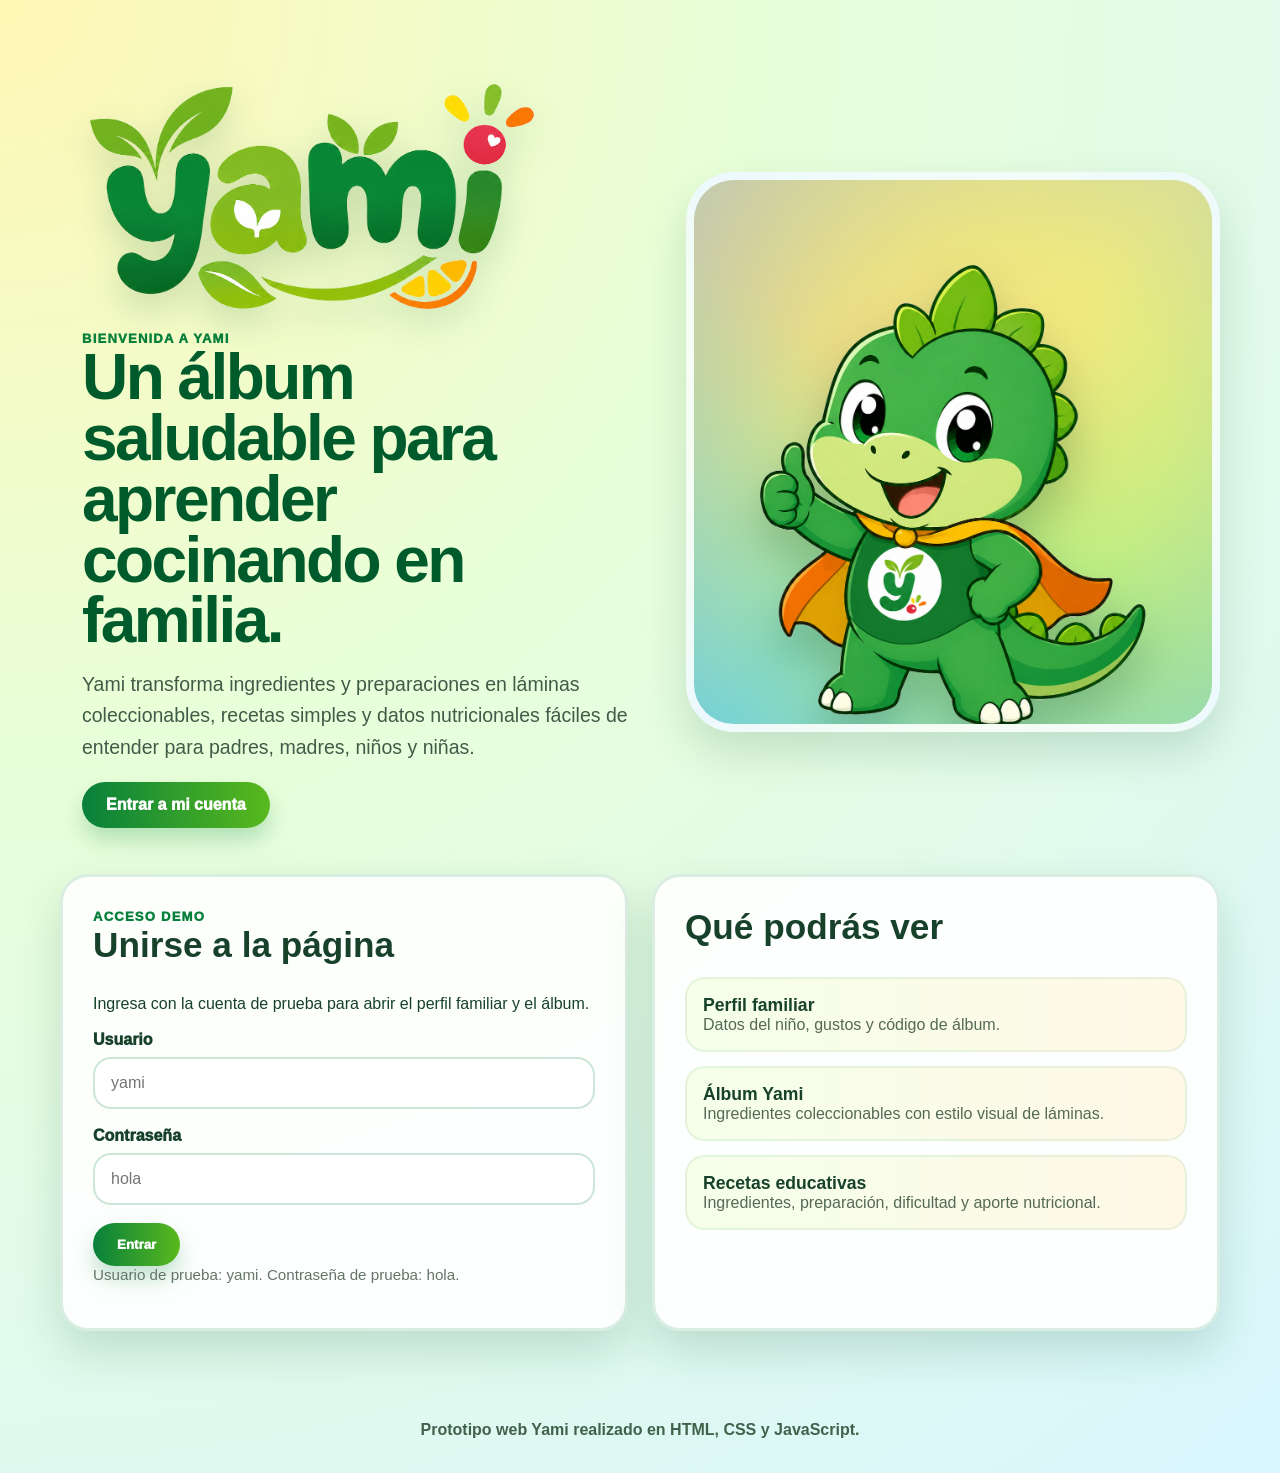
<file: index.html>
<!doctype html>
<html lang="es">
<head>
<meta charset="utf-8">
<meta name="viewport" content="width=device-width, initial-scale=1">
<title>Yami | Bienvenida</title>
<link rel="icon" href="assets/favicon.png">
<link rel="stylesheet" href="styles.css">
</head>
<body class="public-page">
<main class="welcome site-shell">
  <section class="welcome-copy">
    <img class="welcome-logo" src="assets/logo-yami-transparente.png" alt="Logo Yami">
    <span class="kicker">Bienvenida a Yami</span>
    <h1>Un álbum saludable para aprender cocinando en familia.</h1>
    <p>Yami transforma ingredientes y preparaciones en láminas coleccionables, recetas simples y datos nutricionales fáciles de entender para padres, madres, niños y niñas.</p>
    <div id="alreadyIn" class="notice hide">Ya hay una sesión iniciada. Puedes entrar directo al inicio Yami.</div>
    <div class="hero-actions">
      <a class="primary-btn" href="#entrar">Entrar a mi cuenta</a>
    </div>
  </section>
  <section class="welcome-art" aria-label="Personaje Yami">
    <img class="hero-character" src="assets/personaje-yamito-transparente.png" alt="Personaje de Yami">
  </section>
</main>
<section id="entrar" class="login-zone site-shell">
  <form id="loginForm" class="card form-box">
    <span class="kicker">Acceso demo</span>
    <h2>Unirse a la página</h2>
    <p>Ingresa con la cuenta de prueba para abrir el perfil familiar y el álbum.</p>
    <div id="loginError" class="notice error">Usuario o contraseña incorrectos.</div>
    <div class="field"><label for="username">Usuario</label><input id="username" autocomplete="username" placeholder="yami"></div>
    <div class="field"><label for="password">Contraseña</label><input id="password" type="password" autocomplete="current-password" placeholder="hola"></div>
    <button class="primary-btn" type="submit">Entrar</button>
    <p class="note">Usuario de prueba: yami. Contraseña de prueba: hola.</p>
  </form>
  <aside class="card preview-card">
    <h2>Qué podrás ver</h2>
    <div class="preview-list">
      <div><b>Perfil familiar</b><span>Datos del niño, gustos y código de álbum.</span></div>
      <div><b>Álbum Yami</b><span>Ingredientes coleccionables con estilo visual de láminas.</span></div>
      <div><b>Recetas educativas</b><span>Ingredientes, preparación, dificultad y aporte nutricional.</span></div>
    </div>
  </aside>
</section>
<footer class="footer">Prototipo web Yami realizado en HTML, CSS y JavaScript.</footer>
<script src="app.js"></script>
</body></html>
</file>
<file: styles.css>
:root{
  --green:#07803b; --green-dark:#005b2c; --green-soft:#e8f8d9; --lime:#8bd22f;
  --yellow:#ffd447; --orange:#ff8a1a; --cream:#fff8e8; --ink:#17412a; --muted:#65746a;
  --card:#ffffff; --shadow:0 20px 45px rgba(0,74,35,.16); --radius:28px;
}
*{box-sizing:border-box} html{scroll-behavior:smooth} body{margin:0;font-family:Nunito,Arial,sans-serif;color:var(--ink);background:linear-gradient(180deg,#fffdf3 0,#ecffd9 52%,#e0f7ff 100%);min-height:100vh} body.public-page{background:radial-gradient(circle at top left,#fff7b4 0,#e9ffd9 38%,#d9f6ff 100%)}
a{color:inherit;text-decoration:none} img{max-width:100%;display:block} .site-shell{width:min(1160px,calc(100% - 32px));margin:auto}.topbar{position:sticky;top:0;z-index:10;background:rgba(255,255,255,.88);backdrop-filter:blur(14px);border-bottom:1px solid rgba(0,91,44,.12)}.nav{height:76px;display:flex;align-items:center;justify-content:space-between;gap:18px}.brand{display:flex;align-items:center;gap:10px;font-weight:1000;font-size:1.25rem}.brand img{width:50px;height:58px;object-fit:contain}.links{display:flex;align-items:center;gap:8px;flex-wrap:wrap}.links a,.links button{border:0;background:transparent;font:inherit;font-weight:900;padding:10px 16px;border-radius:999px;cursor:pointer}.links a.active,.links a:hover,.links button:hover{background:var(--green);color:white}.card{background:rgba(255,255,255,.92);border:3px solid rgba(0,128,58,.14);border-radius:var(--radius);box-shadow:var(--shadow)}.kicker{text-transform:uppercase;letter-spacing:.09em;font-weight:1000;color:var(--green);font-size:.82rem}h1,h2,h3,p{margin-top:0}h1{font-size:clamp(2.2rem,5vw,4.6rem);line-height:.95;margin-bottom:18px;color:var(--green-dark);letter-spacing:-.04em}h2{font-size:clamp(1.55rem,3vw,2.2rem)}h3{font-size:1.25rem}.lead{font-size:1.15rem;color:#45604d;line-height:1.55}.primary-btn,.secondary-btn,.small-btn{display:inline-flex;align-items:center;justify-content:center;border-radius:999px;font-weight:1000;border:0;cursor:pointer;transition:.2s transform,.2s box-shadow}.primary-btn{background:linear-gradient(90deg,var(--green),#59b91d);color:#fff;padding:14px 24px;box-shadow:0 12px 22px rgba(0,128,58,.24)}.secondary-btn{background:#fff;color:var(--green-dark);border:2px solid rgba(0,128,58,.2);padding:12px 22px}.small-btn{background:var(--orange);color:white;padding:9px 14px;font-size:.88rem}.primary-btn:hover,.secondary-btn:hover,.small-btn:hover{transform:translateY(-2px)}.hero-actions{display:flex;gap:12px;flex-wrap:wrap}.footer{text-align:center;padding:34px 16px;color:#42614b;font-weight:800}.footer a{text-decoration:underline;text-decoration-thickness:2px;text-underline-offset:5px}
/* Welcome */
.welcome{min-height:660px;padding:54px 0 24px;display:grid;grid-template-columns:1fr .9fr;gap:32px;align-items:center}.welcome-copy{padding:22px}.welcome-logo{width:min(460px,100%);margin-bottom:12px;filter:drop-shadow(0 14px 18px rgba(0,90,40,.18))}.welcome-copy p{font-size:1.22rem;line-height:1.6;color:#405b48}.welcome-art{position:relative;min-height:560px;background:radial-gradient(circle at 55% 45%,#fff8aa 0,#dcffb8 45%,#9bdcff 100%);border-radius:48px;overflow:hidden;border:8px solid rgba(255,255,255,.8);box-shadow:var(--shadow)}.welcome-art:before{content:"";position:absolute;inset:-20%;background:conic-gradient(from 40deg,rgba(255,212,71,.9),rgba(139,210,47,.7),rgba(0,170,100,.45),rgba(255,138,26,.55),rgba(255,212,71,.9));opacity:.55}.hero-character{position:absolute;left:50%;bottom:-12px;transform:translateX(-50%);width:min(420px,78%);filter:drop-shadow(0 25px 22px rgba(0,65,30,.25))}.color-card{position:absolute;z-index:2;background:white;border-radius:24px;padding:16px 20px;box-shadow:0 15px 30px rgba(0,70,30,.18);border:3px solid rgba(0,128,58,.14);display:grid}.color-card span{font-weight:1000;color:var(--green)}.color-card b{font-size:1.6rem;color:var(--orange)}.card-yellow{top:38px;left:32px}.card-green{right:30px;bottom:52px}.login-zone{display:grid;grid-template-columns:1fr 1fr;gap:24px;padding-bottom:56px}.form-box,.preview-card{padding:30px}.field{display:grid;gap:8px;margin:18px 0}.field label{font-weight:1000}.field input{border:2px solid rgba(0,128,58,.2);border-radius:18px;padding:15px 16px;font:inherit;background:#fff}.notice{display:none;background:#eaffd7;border:2px solid rgba(0,128,58,.18);padding:12px 15px;border-radius:18px;font-weight:900;margin:12px 0}.notice.show{display:block}.notice.error{background:#fff0e8;border-color:#ff9b65;color:#9b3900}.hide{display:none!important}.note{color:var(--muted);font-size:.95rem}.preview-list{display:grid;gap:14px}.preview-list div{padding:16px;border-radius:20px;background:linear-gradient(90deg,#f5ffe9,#fff8e7);border:2px solid rgba(0,128,58,.08)}.preview-list b{display:block;font-size:1.1rem}.preview-list span{color:#546957}
/* Home and page head */
.home-hero{margin:34px 0;display:grid;grid-template-columns:1.1fr .9fr;gap:24px;align-items:center;padding:38px;border-radius:38px;background:linear-gradient(135deg,#fff8d9,#dfffbf 55%,#cbf6ff);border:5px solid white;box-shadow:var(--shadow);overflow:hidden}.home-copy p{font-size:1.2rem;color:#435d49;line-height:1.55}.home-visual{position:relative;min-height:390px}.home-visual:before{content:"";position:absolute;inset:12% 4% 4%;border-radius:50%;background:radial-gradient(circle,#fff37d,#81d732 58%,#0a8a40);opacity:.68}.home-visual img{position:relative;margin:auto;height:410px;object-fit:contain;filter:drop-shadow(0 24px 20px rgba(0,62,26,.25))}.home-cards{display:grid;grid-template-columns:repeat(3,1fr);gap:20px;margin-bottom:54px}.small-feature{padding:24px}.small-feature h3{margin-bottom:8px;color:var(--green-dark)}.page-head{padding:46px 0 24px;text-align:center}.page-head.compact{padding-bottom:12px}.page-head h1{margin-bottom:12px}.page-head .lead{max-width:760px;margin:auto}.grid{display:grid;gap:20px}.cols-2{grid-template-columns:repeat(2,1fr)}.cols-4{grid-template-columns:repeat(4,1fr)}
/* Profile */
.profile-zone{display:grid;gap:20px;padding-bottom:50px}.profile-card{display:grid;grid-template-columns:180px 1fr;align-items:center;gap:24px;padding:26px}.avatar{width:160px;height:160px;border-radius:36px;background:linear-gradient(180deg,#eaffc2,#fff6d7);display:grid;place-items:center;overflow:hidden;border:3px solid rgba(0,128,58,.18)}.avatar img{height:170px;object-fit:contain}.pill-row{display:flex;flex-wrap:wrap;gap:10px}.pill{display:inline-flex;border-radius:999px;background:#efffdf;border:2px solid rgba(0,128,58,.12);padding:8px 12px;font-weight:900;color:var(--green-dark)}.stat{background:#fff;border:3px solid rgba(0,128,58,.11);box-shadow:var(--shadow);border-radius:24px;padding:20px;text-align:center}.stat b{display:block;font-size:1.55rem;color:var(--green-dark)}.stat span{color:#5c7362;font-weight:800}.info-card{padding:24px}.rating-summary{display:grid;gap:10px}.rating-summary div{display:flex;justify-content:space-between;gap:12px;border-bottom:1px dashed rgba(0,128,58,.2);padding-bottom:8px}.rating-summary strong{color:var(--green-dark)}
/* Album categories */
.album-cover{margin:34px 0 24px;display:flex;align-items:center;justify-content:space-between;gap:24px;padding:32px;border-radius:38px;background:radial-gradient(circle at 20% 20%,#fff3a0 0,#f5ffe1 35%,#d9ffd0 100%);border:6px solid var(--green);box-shadow:var(--shadow);position:relative;overflow:hidden}.album-cover:before{content:"";position:absolute;inset:16px;border:2px dashed rgba(0,128,58,.28);border-radius:28px;pointer-events:none}.album-title{position:relative;z-index:2;display:flex;align-items:center;gap:22px}.album-title img{width:110px;filter:drop-shadow(0 12px 12px rgba(0,80,30,.18))}.album-title h1{margin-bottom:8px}.album-character{position:relative;z-index:2;width:210px;align-self:flex-end}.ingredient-grid{display:grid;grid-template-columns:repeat(3,1fr);gap:20px;padding-bottom:54px}.ingredient-card{min-height:220px;border-radius:30px;padding:24px;border:4px solid #fff;background:linear-gradient(135deg,#fff7d1,#e1ffc4);box-shadow:var(--shadow);position:relative;overflow:hidden}.ingredient-card:after{content:"";position:absolute;right:-35px;bottom:-35px;width:125px;height:125px;border-radius:50%;background:rgba(255,138,26,.18)}.ingredient-card h2{font-size:2.4rem;margin:28px 0 8px;color:var(--green-dark)}.ingredient-card p{color:#536a58;font-weight:800}.ingredient-card b{display:inline-flex;background:var(--green);color:#fff;border-radius:999px;padding:10px 16px;margin-top:8px}.ingredient-card.available{background:linear-gradient(135deg,#fff0a9,#b8f56e 50%,#79dfff);transform:rotate(-1deg)}.ingredient-card.locked{opacity:.72;filter:saturate(.65)}.ingredient-number{position:absolute;top:14px;right:16px;background:white;color:var(--green-dark);border-radius:16px;padding:8px 10px;font-weight:1000;border:2px solid rgba(0,128,58,.2)}
/* Sticker album */
.album-page-head{background:linear-gradient(90deg,rgba(255,255,255,.7),rgba(236,255,210,.7));border-radius:32px;margin-top:24px}.sticker-grid{display:grid;grid-template-columns:repeat(3,1fr);gap:22px;padding:24px;margin:10px 0 54px;border-radius:38px;background:linear-gradient(180deg,#fff7e7,#fbffe7);border:6px solid var(--green);box-shadow:var(--shadow);position:relative}.sticker-grid:before{content:"";position:absolute;inset:15px;border:2px dashed rgba(0,128,58,.28);border-radius:26px;pointer-events:none}.sticker-card{position:relative;border-radius:26px;background:white;border:3px solid rgba(0,128,58,.18);overflow:hidden;min-height:260px;display:flex;align-items:stretch;box-shadow:0 12px 24px rgba(0,74,35,.12);transition:.2s transform}.sticker-card:hover{transform:translateY(-4px) rotate(-.6deg)}.sticker-card img{width:100%;height:100%;object-fit:cover;aspect-ratio:1/1}.sticker-card.disabled-card{cursor:not-allowed;filter:saturate(.75)}.sticker-card.disabled-card:after{content:"Próximamente";position:absolute;left:14px;top:14px;background:rgba(255,255,255,.92);color:var(--green-dark);border-radius:999px;padding:8px 12px;font-weight:1000}.sticker-card .num{position:absolute;right:14px;top:14px;background:var(--green);color:#fff;border:3px solid white;border-radius:50%;width:42px;height:42px;display:grid;place-items:center;font-weight:1000}.sticker-card .tag{position:absolute;left:14px;right:14px;bottom:14px;background:linear-gradient(90deg,var(--green),#59b91d);color:#fff;border:3px solid #fff;border-radius:999px;text-align:center;padding:9px;font-weight:1000;font-size:1rem;box-shadow:0 8px 16px rgba(0,0,0,.12)}.sticker-card.special{grid-column:2 / 3;min-height:260px}.sticker-card.special .tag{background:linear-gradient(90deg,#0b7a39,#88cb20)}.special-badge{position:absolute;left:14px;top:14px;background:var(--orange);color:white;border-radius:999px;padding:8px 12px;border:3px solid #fff;font-weight:1000}
/* Recipes */
.recipe-hero{margin:34px 0 22px;display:grid;grid-template-columns:1fr 340px;gap:24px;align-items:center;padding:30px;border-radius:34px;background:linear-gradient(135deg,#fffbdc,#e4ffd0);border:5px solid white;box-shadow:var(--shadow)}.recipe-hero h1{font-size:clamp(2.4rem,4vw,4.3rem)}.recipe-hero img{border-radius:28px;border:4px solid var(--green);box-shadow:0 14px 26px rgba(0,70,30,.18)}.child-ref{background:white;border:2px solid rgba(0,128,58,.14);border-radius:20px;padding:14px 16px;font-weight:900;color:#36513c}.nutrition-guide{padding:24px;margin-bottom:20px}.macro-legend{display:flex;flex-wrap:wrap;gap:12px}.macro-legend span{display:inline-flex;align-items:center;gap:8px;background:#fff;border:2px solid rgba(0,128,58,.12);border-radius:999px;padding:9px 12px;font-weight:900}.dot{width:15px;height:15px;border-radius:50%;display:inline-block}.energy{background:#ffc633}.protein{background:#0a9a47}.carbs{background:#38a7ff}.fat{background:#ff8a1a}.fiber{background:#8bd22f}.recipes-list{display:grid;gap:22px}.recipe-card{padding:26px}.recipe-top{display:grid;grid-template-columns:1fr auto;gap:16px;align-items:start}.recipe-title{font-size:1.8rem;font-weight:1000;color:var(--green-dark);margin-bottom:6px}.recipe-card p{color:#4c6352;line-height:1.5}.meta{display:flex;gap:8px;flex-wrap:wrap;justify-content:flex-end}.meta span{border-radius:999px;background:#fff3c4;color:#8b4a00;border:2px solid rgba(255,138,26,.22);padding:8px 12px;font-weight:1000}.difficulty{display:flex;align-items:center;gap:9px;margin:12px 0 18px;font-weight:1000;color:var(--green-dark)}.leaf-meter{display:inline-flex;gap:4px}.leaf{width:14px;height:20px;border-radius:14px 14px 14px 0;background:#dce7d9;display:inline-block;transform:rotate(35deg);border:1px solid rgba(0,91,44,.12)}.leaf.on{background:linear-gradient(180deg,#b6ed4d,#0a8f40)}.recipe-summary{display:grid;grid-template-columns:1fr 1fr;gap:18px}.ingredients,.contribution{background:#fbfff3;border:2px solid rgba(0,128,58,.10);border-radius:22px;padding:18px}.ingredients ul{margin:0;padding-left:20px}.ingredients li{margin:6px 0}.bars{display:grid;gap:12px;margin-top:16px}.macro-row{display:grid;grid-template-columns:130px 1fr 72px;align-items:center;gap:10px;font-weight:900}.macro-row label{color:#385241}.track{height:13px;border-radius:999px;background:#e8efe6;overflow:hidden}.fill{height:100%;display:block;border-radius:999px}.fill.energy{background:#ffc633}.fill.protein{background:#0a9a47}.fill.carbs{background:#38a7ff}.fill.fat{background:#ff8a1a}.fill.fiber{background:#8bd22f}.recipe-actions{display:flex;flex-wrap:wrap;gap:12px;margin-top:18px}.details-panel{display:none;background:#fff;border:2px solid rgba(0,128,58,.10);border-radius:22px;margin-top:18px;padding:20px}.details-panel.open{display:block}.steps{margin:0;padding-left:22px}.steps li{margin:10px 0;line-height:1.45}.rating-box{margin-top:18px;padding-top:18px;border-top:1px dashed rgba(0,128,58,.25)}.rating-buttons{display:flex;gap:8px;flex-wrap:wrap;margin-top:8px}.rating-btn{width:44px;height:44px;border-radius:50%;border:2px solid rgba(0,128,58,.22);background:#fff;display:grid;place-items:center;cursor:pointer}.rating-btn .leaf{width:12px;height:18px}.rating-btn.selected,.rating-btn:hover{background:#eaffd4;border-color:var(--green)}.source-note{padding:24px;margin:24px 0 54px}.citation-list{display:grid;gap:16px;padding-bottom:54px}.citation{background:white;border:3px solid rgba(0,128,58,.12);border-radius:24px;padding:22px;box-shadow:var(--shadow)}.citation h3{color:var(--green-dark);margin-bottom:8px}.citation a{display:inline-flex;margin-top:8px;color:var(--green);font-weight:1000;text-decoration:underline;text-underline-offset:4px}
@media(max-width:920px){.welcome,.home-hero,.recipe-hero{grid-template-columns:1fr}.welcome-art{min-height:470px}.login-zone,.recipe-summary{grid-template-columns:1fr}.home-cards,.ingredient-grid,.sticker-grid{grid-template-columns:1fr 1fr}.sticker-card.special{grid-column:auto}.album-character{display:none}.cols-4{grid-template-columns:1fr 1fr}.recipe-hero img{max-width:360px;margin:auto}.home-visual{min-height:360px}.home-visual img{height:360px}}@media(max-width:600px){.site-shell{width:min(100% - 22px,1160px)}.nav{height:auto;padding:12px 0;align-items:flex-start}.brand span{display:none}.links{gap:4px}.links a,.links button{padding:8px 10px;font-size:.9rem}.welcome{padding-top:20px}.welcome-art{min-height:390px}.hero-character{width:86%}.login-zone,.home-cards,.ingredient-grid,.sticker-grid,.cols-2,.cols-4{grid-template-columns:1fr}.profile-card{grid-template-columns:1fr}.avatar{margin:auto}.recipe-top{grid-template-columns:1fr}.meta{justify-content:flex-start}.macro-row{grid-template-columns:98px 1fr 58px}.recipe-title{font-size:1.45rem}.sticker-grid{padding:14px}.album-cover{padding:22px}.album-title{align-items:flex-start}.album-title img{width:76px}}

.home-parent-grid {
  display: grid;
  grid-template-columns: 1.1fr 0.9fr;
  gap: 24px;
  margin: 28px 0 48px;
}

.parent-panel {
  position: relative;
  overflow: hidden;
  padding: 28px;
  border: 2px solid rgba(71, 163, 72, 0.18);
}

.parent-panel h2 {
  margin: 6px 0 10px;
  color: var(--green-dark);
  font-size: clamp(1.5rem, 2.4vw, 2rem);
}

.parent-panel p {
  color: var(--text);
  line-height: 1.55;
}

.coupon-panel {
  background:
    radial-gradient(circle at top right, rgba(255, 196, 63, 0.22), transparent 34%),
    linear-gradient(135deg, #ffffff 0%, #f2ffe9 100%);
}

.coupon-list {
  display: grid;
  grid-template-columns: repeat(2, minmax(0, 1fr));
  gap: 14px;
  margin-top: 20px;
}

.coupon-item {
  border-radius: 20px;
  padding: 16px;
  background: white;
  border: 2px dashed rgba(40, 145, 55, 0.35);
  box-shadow: 0 10px 22px rgba(24, 88, 42, 0.08);
}

.coupon-item strong {
  display: block;
  font-size: 1.15rem;
  color: var(--green-dark);
  margin-bottom: 6px;
}

.coupon-item span {
  display: inline-block;
  font-weight: 900;
  color: white;
  background: var(--green);
  padding: 6px 10px;
  border-radius: 999px;
  margin-bottom: 8px;
}

.coupon-item small {
  display: block;
  color: #4c5c48;
  line-height: 1.35;
}

.coupon-item.pink {
  border-color: #ff8bb5;
}

.coupon-item.orange {
  border-color: #ff9f32;
}

.coupon-item.blue {
  border-color: #62b6ff;
}

.event-panel {
  background:
    radial-gradient(circle at top left, rgba(135, 207, 71, 0.28), transparent 38%),
    linear-gradient(135deg, #ffffff 0%, #fff8df 100%);
}

.event-date {
  background: var(--green-dark);
  color: white;
  border-radius: 22px;
  padding: 18px;
  margin: 18px 0;
  box-shadow: 0 12px 24px rgba(20, 104, 46, 0.18);
}

.event-date strong {
  display: block;
  font-size: 1.8rem;
  line-height: 1;
}

.event-date span {
  display: block;
  margin-top: 6px;
  color: #eaffdc;
  font-weight: 700;
}

.brand-tags {
  display: flex;
  flex-wrap: wrap;
  gap: 10px;
  margin: 18px 0;
}

.brand-tags span {
  background: #ffffff;
  color: var(--green-dark);
  border: 2px solid rgba(49, 153, 54, 0.25);
  border-radius: 999px;
  padding: 8px 12px;
  font-weight: 800;
  box-shadow: 0 8px 16px rgba(26, 111, 49, 0.08);
}

.event-note {
  background: rgba(255, 196, 63, 0.22);
  border-left: 5px solid var(--orange);
  padding: 14px 16px;
  border-radius: 16px;
  font-weight: 700;
}

@media (max-width: 900px) {
  .home-parent-grid {
    grid-template-columns: 1fr;
  }

  .coupon-list {
    grid-template-columns: 1fr;
  }
}
</file>
